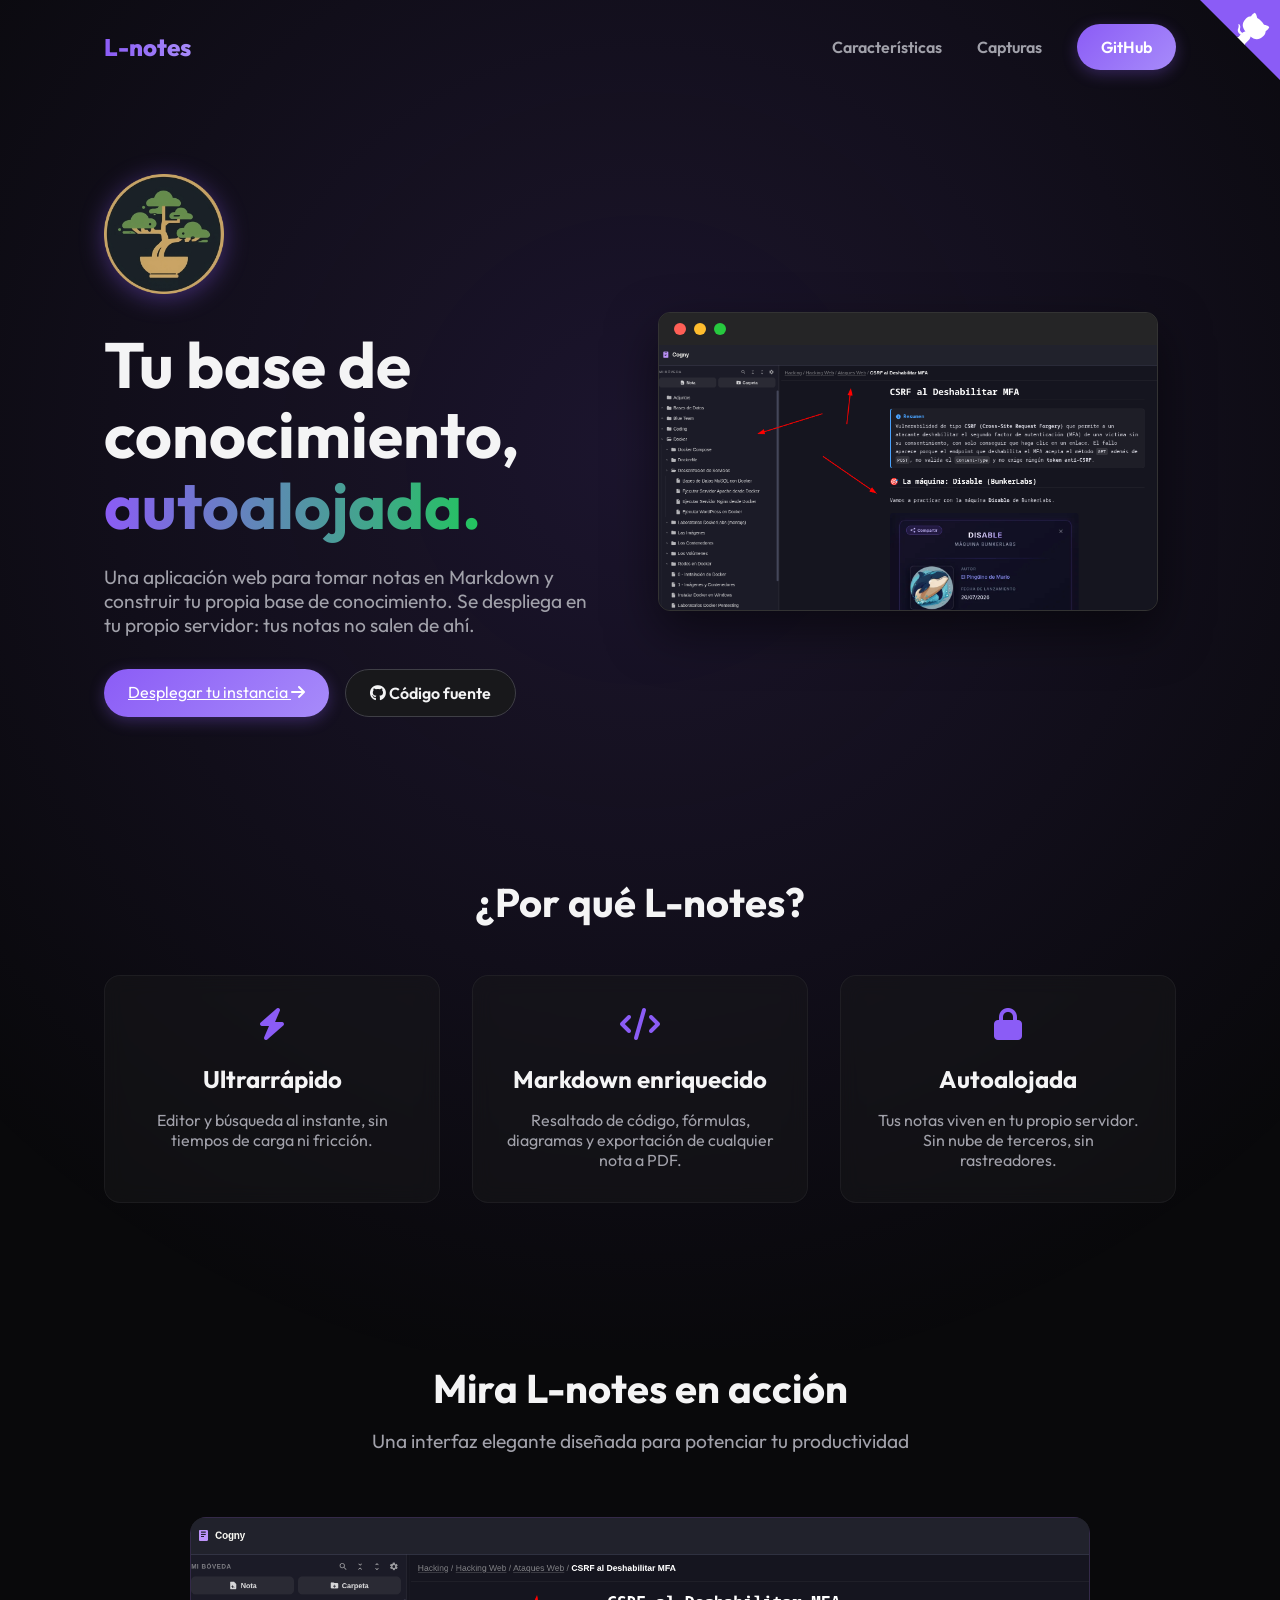
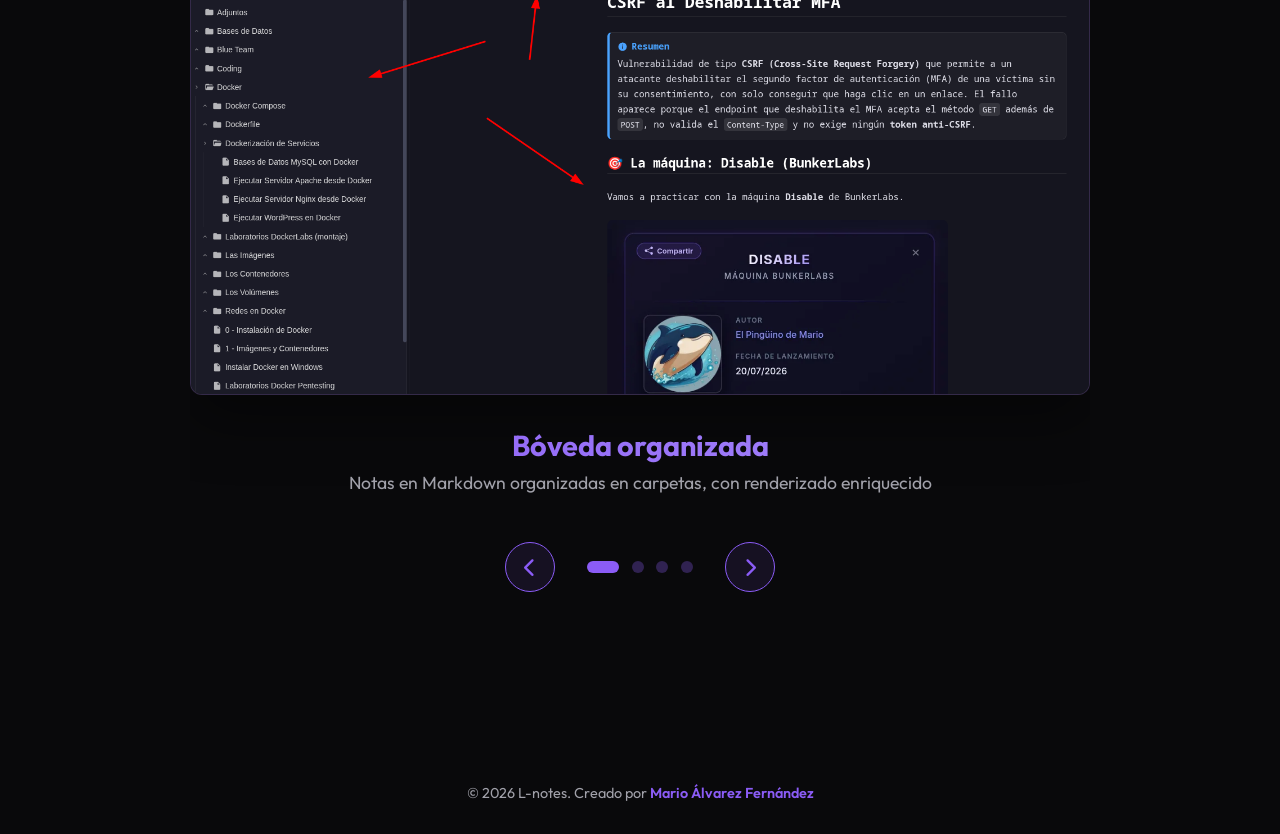
<file: docs/index.html>
<!DOCTYPE html>
<html lang="es">

<head>
    <meta charset="UTF-8">
    <meta name="viewport" content="width=device-width, initial-scale=1.0">
    <title>L-notes — Base de conocimiento autoalojada</title>
    <meta name="description" content="L-notes es una aplicación web autoalojada para tomar notas en Markdown y construir tu propia base de conocimiento.">
    <link rel="stylesheet" href="style.css">
    <link href="https://fonts.googleapis.com/css2?family=Outfit:wght@300;400;600;800&display=swap" rel="stylesheet">
    <link rel="stylesheet" href="https://cdnjs.cloudflare.com/ajax/libs/font-awesome/6.0.0/css/all.min.css">
</head>

<body>
    <div class="glass-background"></div>

    <a href="https://github.com/Maalfer/cogny" class="github-corner" aria-label="Ver código en GitHub" target="_blank"
        rel="noopener noreferrer">
        <svg width="80" height="80" viewBox="0 0 250 250"
            style="fill:#8b5cf6; color:#fff; position: absolute; top: 0; border: 0; right: 0;" aria-hidden="true">
            <path d="M0,0 L115,115 L130,115 L142,142 L250,250 L250,0 Z"></path>
            <path
                d="M128.3,109.0 C113.8,99.7 119.0,89.6 119.0,89.6 C122.0,82.7 120.5,78.6 120.5,78.6 C119.2,72.0 123.4,76.3 123.4,76.3 C127.3,80.9 125.5,87.3 125.5,87.3 C122.9,97.6 130.6,101.9 134.4,103.2"
                fill="currentColor" style="transform-origin: 130px 106px;" class="octo-arm"></path>
            <path
                d="M115.0,115.0 C114.9,115.1 118.7,116.5 119.8,115.4 L133.7,101.6 C136.9,99.2 139.9,98.4 142.2,98.6 C133.8,88.0 127.5,74.4 143.8,58.0 C148.5,53.4 154.0,51.2 159.7,51.0 C160.3,49.4 163.2,43.6 171.4,40.1 C171.4,40.1 176.1,42.5 178.8,56.2 C183.1,58.6 187.2,61.8 190.9,65.4 C194.5,69.0 197.7,73.2 200.1,77.6 C213.8,80.2 216.3,84.9 216.3,84.9 C212.7,93.1 206.9,96.0 205.4,96.6 C205.1,102.4 203.0,107.8 198.3,112.5 C181.9,128.9 168.3,122.5 157.7,114.1 C157.9,116.9 156.7,120.9 152.7,124.9 L141.0,136.5 C139.8,137.7 141.6,141.9 141.8,141.8 Z"
                fill="currentColor" class="octo-body"></path>
        </svg>
    </a>

    <nav>
        <div class="logo">L-notes</div>
        <div class="links">
            <a href="#features">Características</a>
            <a href="#screenshots">Capturas</a>
            <a href="https://github.com/Maalfer/cogny" class="btn-primary">GitHub</a>
        </div>
    </nav>

    <header class="hero">
        <div class="hero-content">
            <img src="assets/logo.png" alt="L-notes Logo" class="hero-logo">
            <h1>Tu base de conocimiento,<br> <span class="gradient-text">autoalojada.</span></h1>
            <p>Una aplicación web para tomar notas en Markdown y construir tu propia base de conocimiento.
                Se despliega en tu propio servidor: tus notas no salen de ahí.</p>
            <div class="hero-buttons">
                <a href="https://github.com/Maalfer/cogny#desarrollo-local" class="btn-primary">Desplegar tu instancia <i class="fas fa-arrow-right"></i></a>
                <a href="https://github.com/Maalfer/cogny" class="btn-secondary"><i class="fab fa-github"></i>
                    Código fuente</a>
            </div>
        </div>
        <div class="hero-image">
            <div class="screenshot-window">
                <div class="window-header">
                    <span class="dot red"></span>
                    <span class="dot yellow"></span>
                    <span class="dot green"></span>
                </div>
                <img src="assets/demo1.png" alt="Bóveda de notas de L-notes" class="hero-screenshot">
            </div>
        </div>
    </header>

    <section id="features" class="features">
        <h2>¿Por qué L-notes?</h2>
        <div class="grid">
            <div class="card">
                <i class="fas fa-bolt icon"></i>
                <h3>Ultrarrápido</h3>
                <p>Editor y búsqueda al instante, sin tiempos de carga ni fricción.</p>
            </div>
            <div class="card">
                <i class="fas fa-code icon"></i>
                <h3>Markdown enriquecido</h3>
                <p>Resaltado de código, fórmulas, diagramas y exportación de cualquier nota a PDF.</p>
            </div>
            <div class="card">
                <i class="fas fa-lock icon"></i>
                <h3>Autoalojada</h3>
                <p>Tus notas viven en tu propio servidor. Sin nube de terceros, sin rastreadores.</p>
            </div>
        </div>
    </section>

    <section id="screenshots" class="screenshots">
        <h2>Mira L-notes en acción</h2>
        <p class="section-subtitle">Una interfaz elegante diseñada para potenciar tu productividad</p>

        <div class="screenshot-carousel">
            <div class="carousel-container">
                <div class="carousel-track">
                    <div class="screenshot-card active">
                        <div class="screenshot-wrapper">
                            <img src="assets/demo1.png" alt="Bóveda de notas organizada en carpetas">
                        </div>
                        <div class="screenshot-label">
                            <h3>Bóveda organizada</h3>
                            <p>Notas en Markdown organizadas en carpetas, con renderizado enriquecido</p>
                        </div>
                    </div>
                    <div class="screenshot-card">
                        <div class="screenshot-wrapper">
                            <img src="assets/demo2.png" alt="Exportar una nota a PDF">
                        </div>
                        <div class="screenshot-label">
                            <h3>Exportar a PDF</h3>
                            <p>Cualquier nota, con imágenes y estilos incrustados</p>
                        </div>
                    </div>
                    <div class="screenshot-card">
                        <div class="screenshot-wrapper">
                            <img src="assets/demo3.png" alt="Búsqueda instantánea en la bóveda">
                        </div>
                        <div class="screenshot-label">
                            <h3>Búsqueda instantánea</h3>
                            <p>Encuentra cualquier nota por nombre o por contenido</p>
                        </div>
                    </div>
                    <div class="screenshot-card">
                        <div class="screenshot-wrapper">
                            <img src="assets/demo4.png" alt="Optimización de imágenes y backup de la bóveda">
                        </div>
                        <div class="screenshot-label">
                            <h3>Optimización y backups</h3>
                            <p>Recodifica todas las imágenes a WebP, con backup ZIP previo</p>
                        </div>
                    </div>
                </div>
            </div>
            <div class="carousel-controls">
                <button class="carousel-btn prev" onclick="moveCarousel(-1)">
                    <i class="fas fa-chevron-left"></i>
                </button>
                <div class="carousel-dots">
                    <span class="dot-indicator active" onclick="goToSlide(0)"></span>
                    <span class="dot-indicator" onclick="goToSlide(1)"></span>
                    <span class="dot-indicator" onclick="goToSlide(2)"></span>
                    <span class="dot-indicator" onclick="goToSlide(3)"></span>
                </div>
                <button class="carousel-btn next" onclick="moveCarousel(1)">
                    <i class="fas fa-chevron-right"></i>
                </button>
            </div>
        </div>
    </section>

    <footer>
        <p>&copy; 2026 L-notes. Creado por <a href="https://www.linkedin.com/in/maalfer1/" target="_blank"
                rel="noopener noreferrer">Mario Álvarez Fernández</a></p>
    </footer>

    <script>
        let currentSlide = 0;
        const slides = document.querySelectorAll('.screenshot-card');
        const dots = document.querySelectorAll('.dot-indicator');

        function updateCarousel() {
            slides.forEach((slide, index) => {
                slide.classList.remove('active');
                dots[index].classList.remove('active');
            });
            slides[currentSlide].classList.add('active');
            dots[currentSlide].classList.add('active');
        }

        function moveCarousel(direction) {
            currentSlide += direction;
            if (currentSlide < 0) currentSlide = slides.length - 1;
            if (currentSlide >= slides.length) currentSlide = 0;
            updateCarousel();
        }

        function goToSlide(index) {
            currentSlide = index;
            updateCarousel();
        }

        // Auto-advance carousel every 5 seconds
        setInterval(() => {
            moveCarousel(1);
        }, 5000);
    </script>
</body>

</html>
</file>
<file: docs/style.css>
:root {
    --bg-color: #09090b;
    --card-bg: #18181b;
    --primary: #8b5cf6;
    --secondary: #a78bfa;
    --text-main: #f4f4f5;
    --text-muted: #a1a1aa;
    --accent: #22c55e;
}

* {
    margin: 0;
    padding: 0;
    box-sizing: border-box;
    font-family: 'Outfit', sans-serif;
}

body {
    background-color: var(--bg-color);
    color: var(--text-main);
    overflow-x: hidden;
}

/* Glass Effect Background */
.glass-background {
    position: fixed;
    top: -50%;
    left: -50%;
    width: 200%;
    height: 200%;
    background: radial-gradient(circle at 50% 50%, rgba(139, 92, 246, 0.15), transparent 60%);
    z-index: -1;
    pointer-events: none;
}

/* Nav */
nav {
    display: flex;
    justify-content: space-between;
    align-items: center;
    padding: 2rem 5%;
    max-width: 1200px;
    margin: 0 auto;
}

.logo {
    font-weight: 800;
    font-size: 1.5rem;
    background: linear-gradient(to right, var(--primary), var(--secondary));
    background-clip: text;
    -webkit-background-clip: text;
    -webkit-text-fill-color: transparent;
}

.links a {
    text-decoration: none;
    color: var(--text-muted);
    margin-left: 2rem;
    font-weight: 600;
    transition: color 0.3s;
}

.links a:hover {
    color: var(--text-main);
}

.btn-primary {
    background: linear-gradient(135deg, var(--primary), var(--secondary));
    color: white !important;
    padding: 0.8rem 1.5rem;
    border-radius: 50px;
    box-shadow: 0 4px 15px rgba(139, 92, 246, 0.3);
    transition: transform 0.2s, box-shadow 0.2s;
}

.btn-primary:hover {
    transform: translateY(-2px);
    box-shadow: 0 6px 20px rgba(139, 92, 246, 0.4);
}

/* Hero */
.hero {
    display: flex;
    align-items: center;
    justify-content: space-between;
    padding: 5rem 5%;
    max-width: 1200px;
    margin: 0 auto;
    flex-wrap: wrap;
}

.hero-content {
    flex: 1;
    min-width: 300px;
}

.hero-logo {
    width: 120px;
    height: auto;
    margin-bottom: 2rem;
    filter: drop-shadow(0 4px 12px rgba(139, 92, 246, 0.4));
    animation: float 3s ease-in-out infinite;
}

@keyframes float {

    0%,
    100% {
        transform: translateY(0px);
    }

    50% {
        transform: translateY(-10px);
    }
}

.hero h1 {
    font-size: 4rem;
    line-height: 1.1;
    margin-bottom: 1.5rem;
}

.gradient-text {
    background: linear-gradient(to right, var(--primary), var(--accent));
    background-clip: text;
    -webkit-background-clip: text;
    -webkit-text-fill-color: transparent;
}

.hero p {
    font-size: 1.2rem;
    color: var(--text-muted);
    margin-bottom: 2rem;
    max-width: 500px;
}

.hero-buttons {
    display: flex;
    gap: 1rem;
}

.btn-secondary {
    background: var(--card-bg);
    color: var(--text-main);
    padding: 0.8rem 1.5rem;
    border-radius: 50px;
    border: 1px solid #3f3f46;
    text-decoration: none;
    font-weight: 600;
    transition: all 0.3s;
}

.btn-secondary:hover {
    background: #27272a;
    border-color: var(--text-muted);
}

.hero-image {
    flex: 1;
    min-width: 300px;
    display: flex;
    justify-content: center;
    margin-top: 2rem;
}


.screenshot-window {
    background: #1e1e1e;
    border-radius: 12px;
    width: 100%;
    max-width: 500px;
    box-shadow: 0 20px 50px rgba(0, 0, 0, 0.5);
    overflow: hidden;
    border: 1px solid #333;
    transition: transform 0.3s, box-shadow 0.3s;
}

.screenshot-window:hover {
    transform: translateY(-5px);
    box-shadow: 0 25px 60px rgba(139, 92, 246, 0.3);
}

.window-header {
    background: #252526;
    padding: 10px 15px;
    display: flex;
    gap: 8px;
}

.dot {
    width: 12px;
    height: 12px;
    border-radius: 50%;
}

.red {
    background: #ff5f56;
}

.yellow {
    background: #ffbd2e;
}

.green {
    background: #27c93f;
}

.hero-screenshot {
    width: 100%;
    height: auto;
    display: block;
}

/* Features */
.features {
    padding: 5rem 5%;
    max-width: 1200px;
    margin: 0 auto;
    text-align: center;
}

.features h2 {
    font-size: 2.5rem;
    margin-bottom: 3rem;
}

.grid {
    display: grid;
    grid-template-columns: repeat(auto-fit, minmax(280px, 1fr));
    gap: 2rem;
}

.card {
    background: rgba(24, 24, 27, 0.5);
    backdrop-filter: blur(10px);
    padding: 2rem;
    border-radius: 16px;
    border: 1px solid rgba(255, 255, 255, 0.05);
    transition: transform 0.3s;
}

.card:hover {
    transform: translateY(-5px);
    background: rgba(24, 24, 27, 0.8);
}

.icon {
    font-size: 2rem;
    color: var(--primary);
    margin-bottom: 1.5rem;
}

.card h3 {
    margin-bottom: 1rem;
    font-size: 1.5rem;
}

.card p {
    color: var(--text-muted);
}

/* Screenshots Section */
.screenshots {
    padding: 5rem 5%;
    max-width: 1200px;
    margin: 0 auto;
    text-align: center;
}

.screenshots h2 {
    font-size: 2.5rem;
    margin-bottom: 1rem;
}

.section-subtitle {
    font-size: 1.2rem;
    color: var(--text-muted);
    margin-bottom: 4rem;
}

.screenshot-carousel {
    position: relative;
    max-width: 900px;
    margin: 0 auto;
}

.carousel-container {
    overflow: hidden;
    border-radius: 16px;
}

.carousel-track {
    position: relative;
}

.screenshot-card {
    display: none;
    opacity: 0;
    transition: opacity 0.5s ease-in-out;
}

.screenshot-card.active {
    display: block;
    opacity: 1;
    animation: fadeIn 0.5s ease-in-out;
}

@keyframes fadeIn {
    from {
        opacity: 0;
        transform: translateY(20px);
    }

    to {
        opacity: 1;
        transform: translateY(0);
    }
}

.screenshot-wrapper {
    background: #1e1e1e;
    border-radius: 12px;
    overflow: hidden;
    box-shadow: 0 25px 60px rgba(0, 0, 0, 0.4);
    border: 1px solid rgba(139, 92, 246, 0.2);
    transition: all 0.3s;
}

.screenshot-wrapper:hover {
    box-shadow: 0 30px 70px rgba(139, 92, 246, 0.4);
    border-color: var(--primary);
}

.screenshot-wrapper img {
    width: 100%;
    height: auto;
    display: block;
}

.screenshot-label {
    margin-top: 2rem;
    padding: 0 1rem;
}

.screenshot-label h3 {
    font-size: 1.8rem;
    margin-bottom: 0.5rem;
    background: linear-gradient(to right, var(--primary), var(--secondary));
    background-clip: text;
    -webkit-background-clip: text;
    -webkit-text-fill-color: transparent;
}

.screenshot-label p {
    color: var(--text-muted);
    font-size: 1.1rem;
}

.carousel-controls {
    display: flex;
    justify-content: center;
    align-items: center;
    gap: 2rem;
    margin-top: 3rem;
}

.carousel-btn {
    background: rgba(139, 92, 246, 0.1);
    border: 1px solid var(--primary);
    color: var(--primary);
    width: 50px;
    height: 50px;
    border-radius: 50%;
    cursor: pointer;
    transition: all 0.3s;
    display: flex;
    align-items: center;
    justify-content: center;
    font-size: 1.2rem;
}

.carousel-btn:hover {
    background: var(--primary);
    color: white;
    transform: scale(1.1);
    box-shadow: 0 5px 20px rgba(139, 92, 246, 0.4);
}

.carousel-dots {
    display: flex;
    gap: 0.8rem;
}

.dot-indicator {
    width: 12px;
    height: 12px;
    border-radius: 50%;
    background: rgba(139, 92, 246, 0.3);
    cursor: pointer;
    transition: all 0.3s;
}

.dot-indicator.active {
    background: var(--primary);
    width: 32px;
    border-radius: 6px;
}

.dot-indicator:hover {
    background: var(--secondary);
    transform: scale(1.2);
}

/* GitHub Corner */
.github-corner {
    position: fixed;
    top: 0;
    right: 0;
    z-index: 1000;
}

.github-corner:hover .octo-arm {
    animation: octocat-wave 560ms ease-in-out;
}

@keyframes octocat-wave {

    0%,
    100% {
        transform: rotate(0);
    }

    20%,
    60% {
        transform: rotate(-25deg);
    }

    40%,
    80% {
        transform: rotate(10deg);
    }
}

@media (max-width: 500px) {
    .github-corner:hover .octo-arm {
        animation: none;
    }

    .github-corner .octo-arm {
        animation: octocat-wave 560ms ease-in-out;
    }
}

footer {
    text-align: center;
    padding: 2rem;
    color: var(--text-muted);
    font-size: 0.9rem;
    margin-top: 5rem;
}

footer a {
    color: var(--primary);
    text-decoration: none;
    font-weight: 600;
    transition: color 0.3s;
    border-bottom: 1px solid transparent;
}

footer a:hover {
    color: var(--secondary);
    border-bottom-color: var(--secondary);
}

@media (max-width: 768px) {

    /* Global Section Spacing */
    .hero,
    .features,
    nav {
        padding-left: 1.5rem;
        padding-right: 1.5rem;
    }

    .hero,
    .features {
        padding-top: 3rem;
        padding-bottom: 3rem;
    }

    /* Navigation */
    nav {
        flex-direction: column;
        padding-top: 1.5rem;
        padding-bottom: 1.5rem;
        gap: 1.5rem;
    }

    .links {
        display: flex;
        flex-direction: column;
        align-items: center;
        gap: 1rem;
        width: 100%;
    }

    .links a {
        margin-left: 0;
        width: 100%;
        text-align: center;
        padding: 0.5rem;
        display: block;
    }

    .btn-primary {
        width: 100%;
        justify-content: center;
        display: flex;
    }

    /* Hero Section */
    .hero {
        flex-direction: column;
        text-align: center;
        padding-top: 2rem;
        /* Reduce top padding specifically for hero on mobile */
    }

    .hero h1 {
        font-size: 2.5rem;
        margin-bottom: 1rem;
    }

    .hero p {
        font-size: 1rem;
        margin: 0 auto 2rem auto;
    }

    .hero-content {
        margin-bottom: 3rem;
        width: 100%;
    }

    .hero-logo {
        width: 80px;
    }

    .hero-buttons {
        flex-direction: column;
        gap: 1rem;
        width: 100%;
    }

    .btn-secondary,
    .btn-primary {
        width: 100%;
        text-align: center;
        justify-content: center;
        display: flex;
        align-items: center;
    }


    /* Screenshot Window */
    .screenshot-window {
        margin-top: 1rem;
    }

    /* Features */
    .features h2 {
        font-size: 2rem;
        margin-bottom: 2rem;
    }

    .grid {
        grid-template-columns: 1fr;
        /* Force single column on mobile */
        gap: 1.5rem;
    }

    /* Screenshots Section */
    .screenshots {
        padding-top: 3rem;
        padding-bottom: 3rem;
    }

    .screenshots h2 {
        font-size: 2rem;
    }

    .section-subtitle {
        font-size: 1rem;
        margin-bottom: 2rem;
    }

    .screenshot-label h3 {
        font-size: 1.5rem;
    }

    .screenshot-label p {
        font-size: 1rem;
    }

    .carousel-btn {
        width: 40px;
        height: 40px;
        font-size: 1rem;
    }

    .carousel-controls {
        gap: 1rem;
        margin-top: 2rem;
    }

    footer {
        margin-top: 3rem;
        padding: 1.5rem;
    }
}

@media (max-width: 480px) {
    .hero h1 {
        font-size: 2rem;
    }

    .logo {
        font-size: 1.3rem;
    }

    .logo-img {
        height: 32px;
    }
}
</file>
